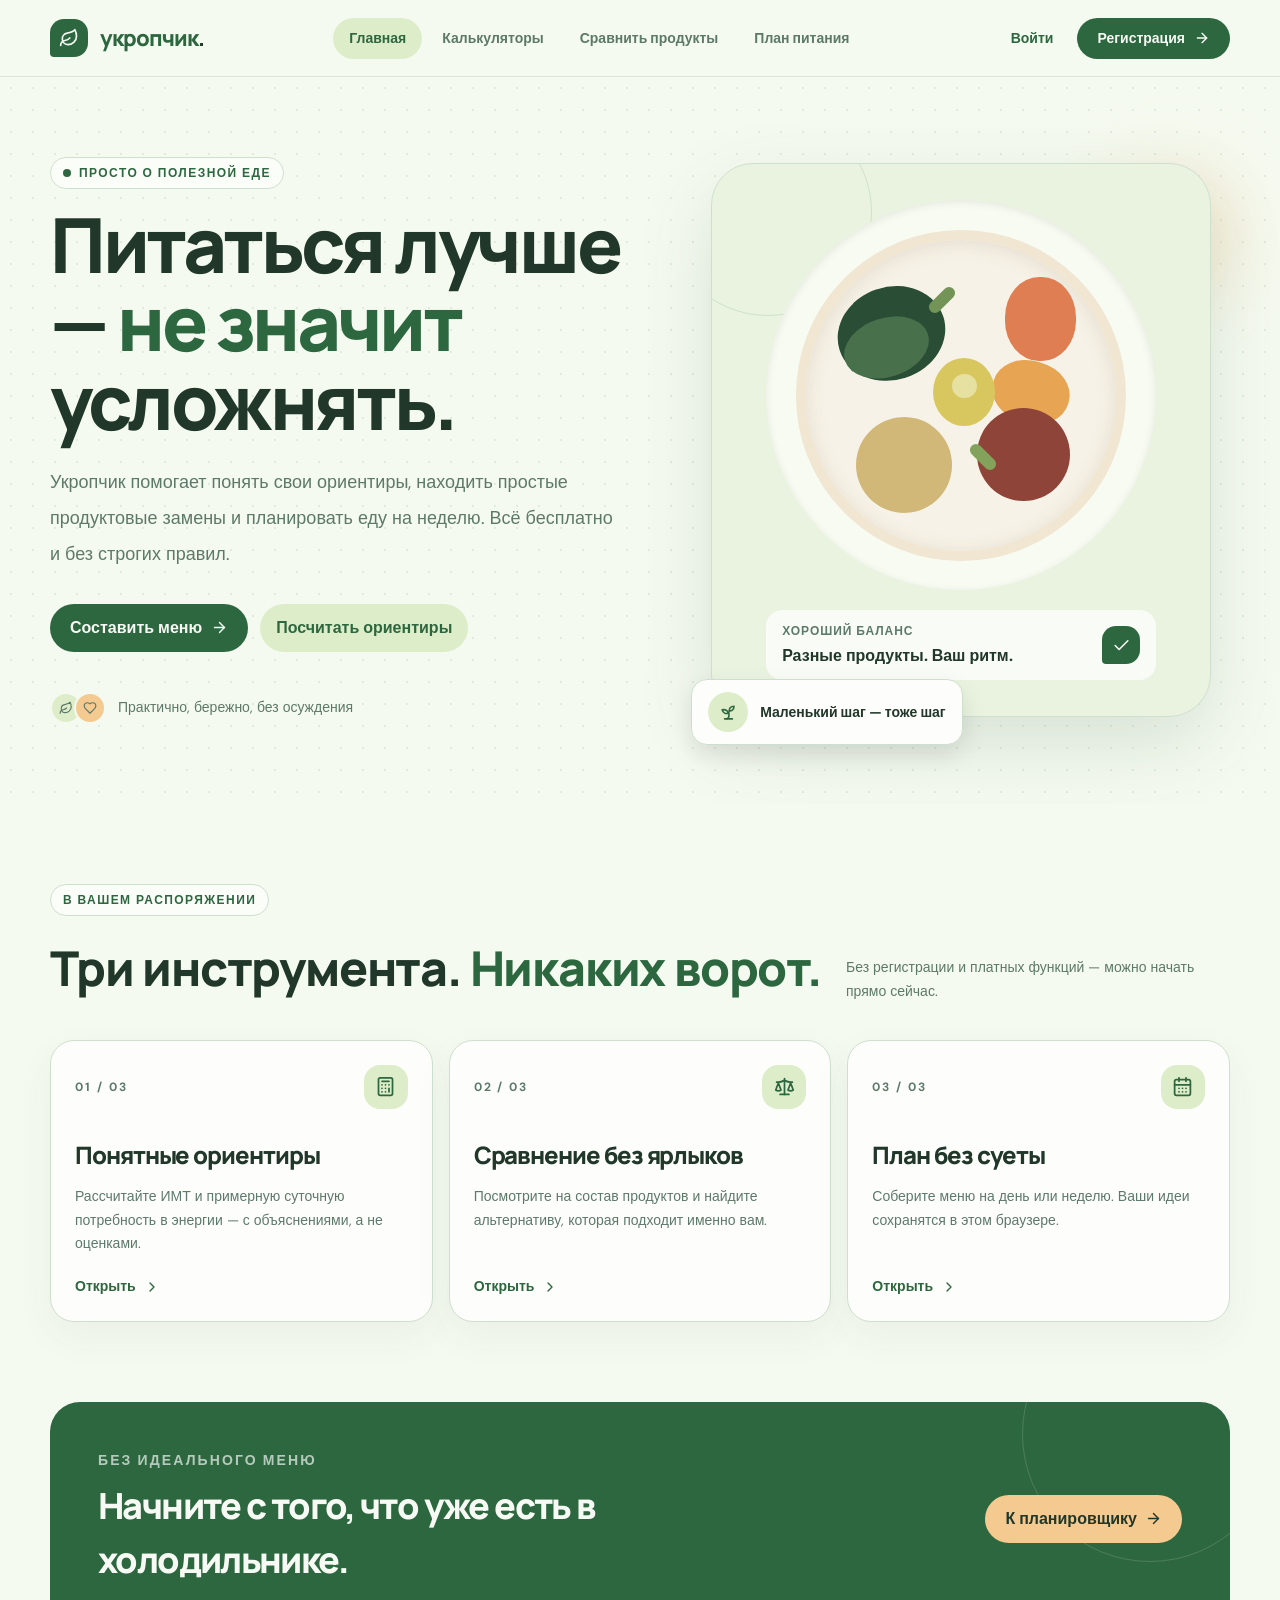
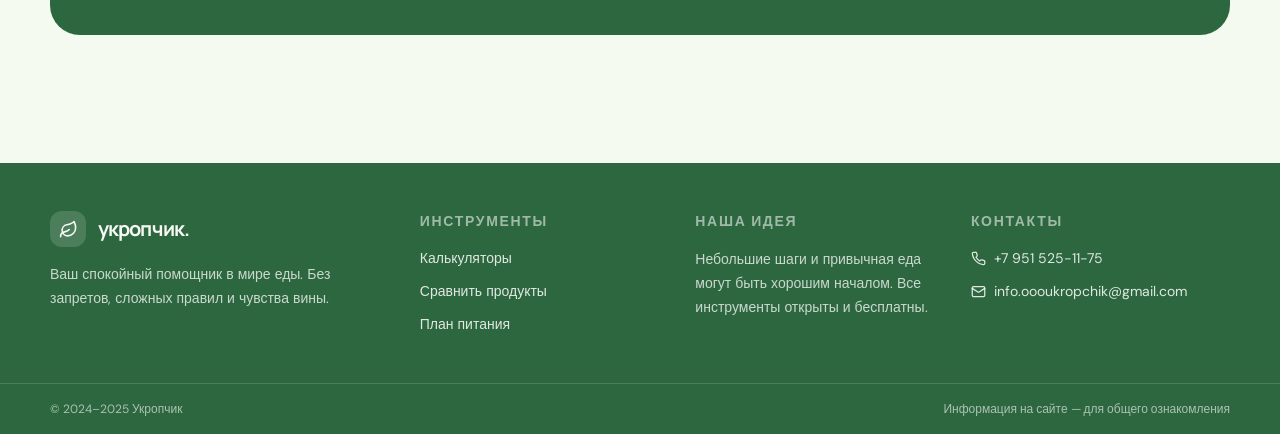
<file: index.html>
<!DOCTYPE html>
<html lang="ru">
<head>
  <meta charset="UTF-8">
  <meta name="viewport" content="width=device-width, initial-scale=1">
  <title>Укропчик — здоровое питание</title>
  <meta name="description" content="Укропчик — спокойный помощник в мире еды: калькуляторы ИМТ и калорий, сравнение продуктов и план питания.">
  <link rel="icon" type="image/svg+xml" href="favicon.svg">
  <link rel="stylesheet" href="style.css">
</head>
<body data-page="home">
  <header id="site-header"></header>
  <main>
    <section class="hero soft-grid">
      <div class="page-wrap hero-grid">
        <div class="hero-copy fade-up">
          <div class="eyebrow"><span class="dot"></span> Просто о полезной еде</div>
          <h1 class="brand-display">Питаться лучше — <span class="accent-text">не значит</span> усложнять.</h1>
          <p class="lead">Укропчик помогает понять свои ориентиры, находить простые продуктовые замены и планировать еду на неделю. Всё бесплатно и без строгих правил.</p>
          <div class="hero-actions">
            <a href="planner.html" class="btn-primary">Составить меню <i data-icon="arrow-right" data-size="17"></i></a>
            <a href="calculator.html" class="btn-soft">Посчитать ориентиры</a>
          </div>
          <div class="hero-note">
            <span class="avatars">
              <span style="background:hsl(var(--secondary))"><i data-icon="leaf" data-size="14"></i></span>
              <span style="background:hsl(var(--accent))"><i data-icon="heart" data-size="14"></i></span>
            </span>
            <span>Практично, бережно, без осуждения</span>
          </div>
        </div>
        <div class="hero-art fade-up">
          <div class="hero-glow"></div>
          <div class="hero-card">
            <div class="ring"></div>
            <div class="plate-outer"><div class="plate-inner">
            <div class="bit" style="left:10%;top:15%;height:30%;width:35%;transform:rotate(-18deg);border-radius:50%;background:#294e35"></div>
            <div class="bit" style="left:12%;top:25%;height:19%;width:28%;transform:rotate(-18deg);border-radius:50%;background:#48704b"></div>
            <div class="bit" style="right:13%;top:12%;height:27%;width:23%;border-radius:48%;background:#df7e52"></div>
            <div class="bit" style="right:15%;top:39%;height:20%;width:25%;transform:rotate(16deg);border-radius:48%;background:#e7a554"></div>
            <div class="bit" style="bottom:12%;left:16%;height:31%;width:31%;transform:rotate(15deg);border-radius:50%;background:#d1b878"></div>
            <div class="bit" style="bottom:16%;right:15%;height:30%;width:30%;border-radius:50%;background:#8e4438"></div>
            <div class="bit" style="left:41%;top:38%;height:22%;width:20%;border-radius:50%;background:#d8c75e"></div>
            <div class="bit" style="left:47%;top:43%;height:8%;width:8%;border-radius:50%;background:#e6e0a1"></div>
            <div class="bit" style="left:42%;top:14%;height:32px;width:12px;transform:rotate(45deg);border-radius:999px;background:#739456"></div>
            <div class="bit" style="bottom:25%;right:41%;height:32px;width:12px;transform:rotate(-45deg);border-radius:999px;background:#83a35d"></div>
            </div></div>
            <div class="hero-caption">
              <div><p class="kicker">Хороший баланс</p><p>Разные продукты. Ваш ритм.</p></div>
              <span class="leaf-mark"><i data-icon="check" data-size="19"></i></span>
            </div>
          </div>
          <div class="hero-badge"><span class="round"><i data-icon="sprout" data-size="19"></i></span><span>Маленький шаг — тоже шаг</span></div>
        </div>
      </div>
    </section>

    <section class="page-wrap section">
      <div class="section-head">
        <div>
          <div class="eyebrow">В вашем распоряжении</div>
          <h2 class="brand-display">Три инструмента. <span class="accent-text">Никаких ворот.</span></h2>
        </div>
        <p>Без регистрации и платных функций — можно начать прямо сейчас.</p>
      </div>
      <div class="tools-grid">
        <a href="calculator.html" class="surface tool-card hover-lift">
          <div class="tool-card-top"><span class="num">01 / 03</span><span class="icon-box md"><i data-icon="calculator" data-size="21"></i></span></div>
          <h3 class="brand-display">Понятные ориентиры</h3>
          <p>Рассчитайте ИМТ и примерную суточную потребность в энергии — с объяснениями, а не оценками.</p>
          <span class="open">Открыть <i data-icon="chevron-right"></i></span>
        </a>
        <a href="compare.html" class="surface tool-card hover-lift">
          <div class="tool-card-top"><span class="num">02 / 03</span><span class="icon-box md"><i data-icon="scale" data-size="21"></i></span></div>
          <h3 class="brand-display">Сравнение без ярлыков</h3>
          <p>Посмотрите на состав продуктов и найдите альтернативу, которая подходит именно вам.</p>
          <span class="open">Открыть <i data-icon="chevron-right"></i></span>
        </a>
        <a href="planner.html" class="surface tool-card hover-lift">
          <div class="tool-card-top"><span class="num">03 / 03</span><span class="icon-box md"><i data-icon="calendar-days" data-size="21"></i></span></div>
          <h3 class="brand-display">План без суеты</h3>
          <p>Соберите меню на день или неделю. Ваши идеи сохранятся в этом браузере.</p>
          <span class="open">Открыть <i data-icon="chevron-right"></i></span>
        </a>
      </div>
    </section>

    <section class="page-wrap" style="padding-bottom:32px">
      <div class="banner">
        <div class="ring"></div>
        <div>
          <p class="small">Без идеального меню</p>
          <h2 class="brand-display">Начните с того, что уже есть в холодильнике.</h2>
        </div>
        <a href="planner.html" class="banner-btn">К планировщику <i data-icon="arrow-right" data-size="17"></i></a>
      </div>
    </section>
  </main>
  <footer id="site-footer"></footer>

  <script src="script.js"></script>
</body>
</html>
</file>
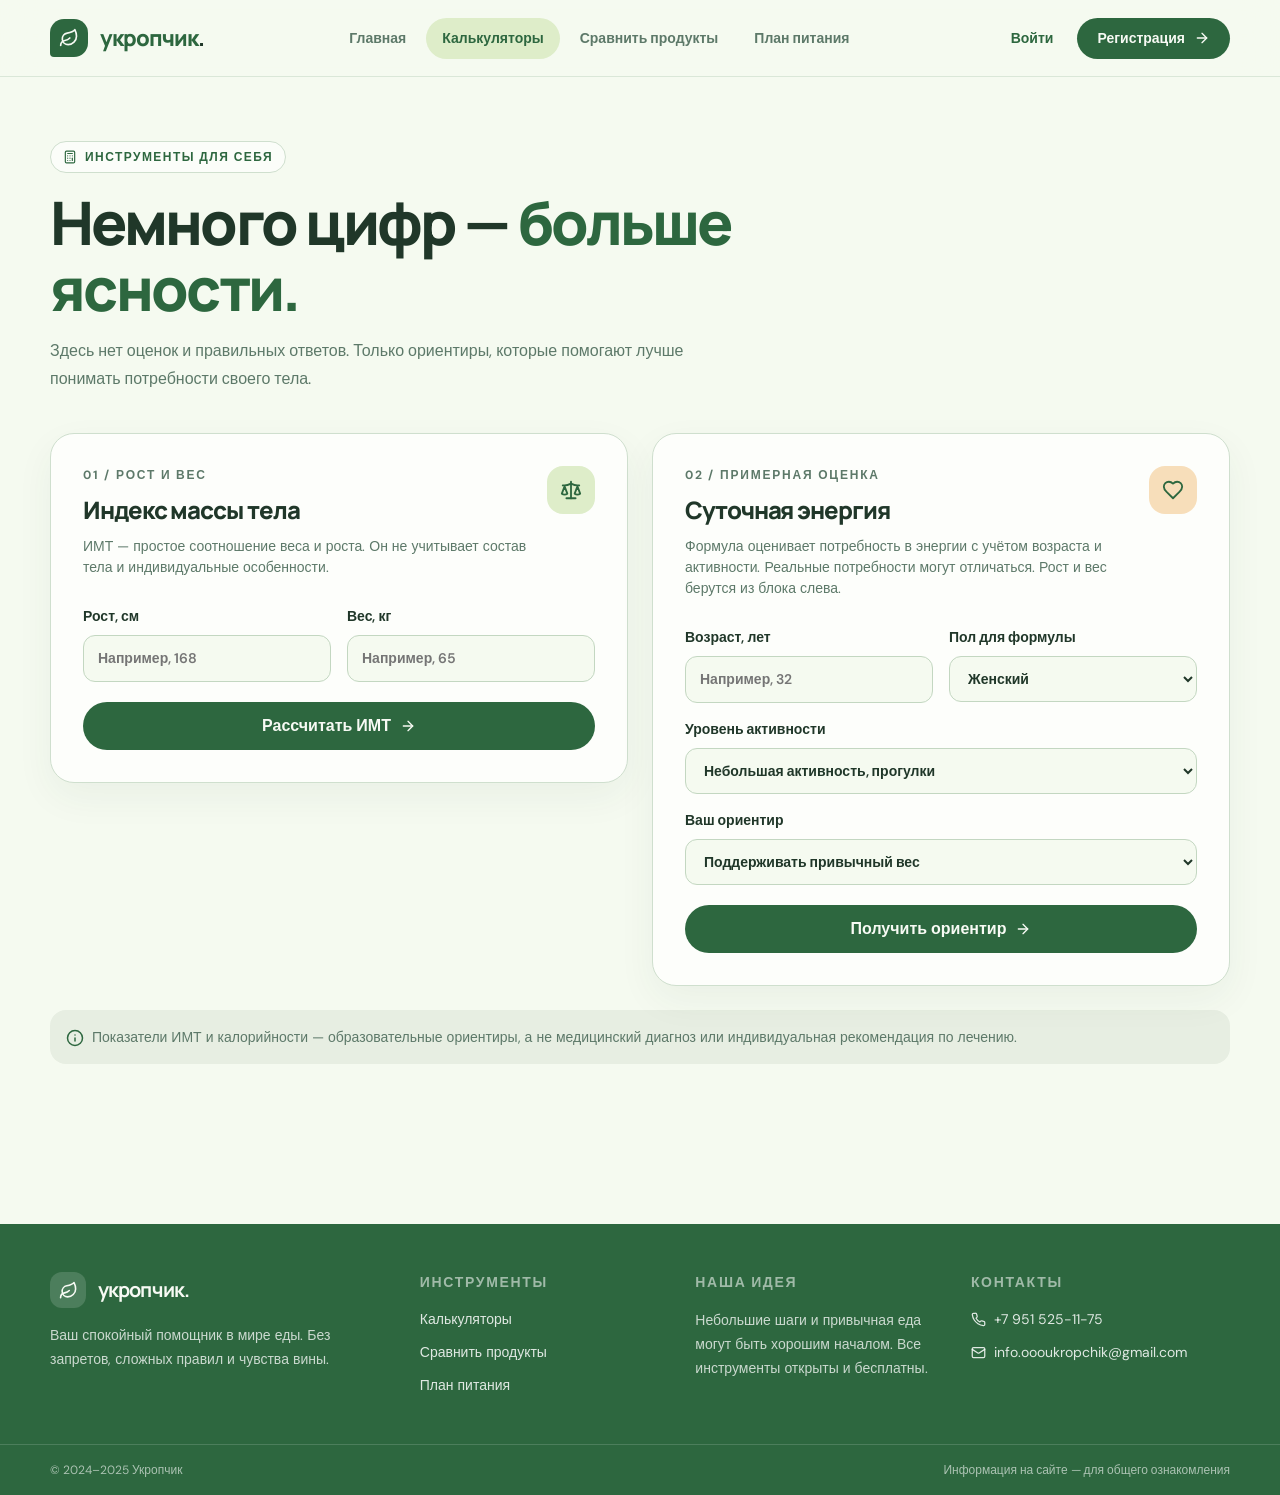
<file: calculator.html>
<!DOCTYPE html>
<html lang="ru">
<head>
  <meta charset="UTF-8">
  <meta name="viewport" content="width=device-width, initial-scale=1">
  <title>Калькуляторы — Укропчик</title>
  <meta name="description" content="Укропчик — спокойный помощник в мире еды: калькуляторы ИМТ и калорий, сравнение продуктов и план питания.">
  <link rel="icon" type="image/svg+xml" href="favicon.svg">
  <link rel="stylesheet" href="style.css">
</head>
<body data-page="calculator">
  <header id="site-header"></header>
  <main>
    <div class="page-wrap page">
      <div class="page-head">
        <div class="eyebrow"><i data-icon="calculator" data-size="14"></i> Инструменты для себя</div>
        <h1 class="brand-display">Немного цифр — <span class="accent-text">больше ясности.</span></h1>
        <p class="lead">Здесь нет оценок и правильных ответов. Только ориентиры, которые помогают лучше понимать потребности своего тела.</p>
      </div>
      <div class="two-col">
        <section class="surface card-pad">
          <div class="card-head">
            <div>
              <p class="kicker">01 / Рост и вес</p>
              <h2 class="brand-display">Индекс массы тела</h2>
              <p class="hint">ИМТ — простое соотношение веса и роста. Он не учитывает состав тела и индивидуальные особенности.</p>
            </div>
            <span class="icon-box lg"><i data-icon="scale" data-size="22"></i></span>
          </div>
          <form id="form-bmi" class="form-grid">
            <label class="lbl">Рост, см<input class="field" id="height" type="number" min="100" max="230" placeholder="Например, 168" required></label>
            <label class="lbl">Вес, кг<input class="field" id="weight" type="number" min="25" max="350" step="0.1" placeholder="Например, 65" required></label>
            <button class="btn-primary span-2" type="submit">Рассчитать ИМТ <i data-icon="arrow-right"></i></button>
          </form>
          <p class="error-text" id="bmi-error" role="alert" hidden></p>
          <div class="result" id="bmi-result" hidden>
            <div class="result-row">
              <div><p class="label">Ваш расчётный ИМТ</p><strong class="big brand-display" id="bmi-value"></strong></div>
              <span class="tag" id="bmi-category"></span>
            </div>
            <p class="note">Это не диагноз и не оценка здоровья. Один показатель не описывает человека целиком.</p>
          </div>
        </section>

        <section class="surface card-pad">
          <div class="card-head">
            <div>
              <p class="kicker">02 / Примерная оценка</p>
              <h2 class="brand-display">Суточная энергия</h2>
              <p class="hint">Формула оценивает потребность в энергии с учётом возраста и активности. Реальные потребности могут отличаться. Рост и вес берутся из блока слева.</p>
            </div>
            <span class="icon-box lg accent"><i data-icon="heart" data-size="22"></i></span>
          </div>
          <form id="form-energy" class="form-grid">
            <label class="lbl">Возраст, лет<input class="field" id="age" type="number" min="18" max="100" placeholder="Например, 32" required></label>
            <label class="lbl">Пол для формулы
              <select class="field" id="sex"><option value="female">Женский</option><option value="male">Мужской</option></select>
            </label>
            <label class="lbl span-2">Уровень активности
              <select class="field" id="activity">
                <option value="1.2">В основном сижу, мало движения</option>
                <option value="1.375" selected>Небольшая активность, прогулки</option>
                <option value="1.55">Регулярные тренировки 3–5 раз в неделю</option>
                <option value="1.725">Активный образ жизни, частые тренировки</option>
              </select>
            </label>
            <label class="lbl span-2">Ваш ориентир
              <select class="field" id="goal">
                <option value="maintain">Поддерживать привычный вес</option>
                <option value="gentle-loss">Мягко снизить вес (примерно −10%)</option>
                <option value="gain">Постепенно увеличить вес (примерно +8%)</option>
              </select>
            </label>
            <button class="btn-primary span-2" type="submit">Получить ориентир <i data-icon="arrow-right"></i></button>
          </form>
          <p class="error-text" id="energy-error" role="alert" hidden></p>
          <div class="result" id="energy-result" hidden>
            <p class="label">Расчётный ориентир на день</p>
            <div style="display:flex;align-items:baseline;gap:8px;margin-top:4px"><strong class="big s brand-display" id="energy-value"></strong><span style="font-weight:600">ккал</span></div>
            <p class="note">Оценка приблизительная. Необязательно считать калории, чтобы питаться сбалансированно.</p>
          </div>
        </section>
      </div>
      <p class="disclaimer"><i data-icon="info" data-size="18"></i><span>Показатели ИМТ и калорийности — образовательные ориентиры, а не медицинский диагноз или индивидуальная рекомендация по лечению.</span></p>
    </div>
  </main>
  <footer id="site-footer"></footer>

  <script src="script.js"></script>
</body>
</html>
</file>
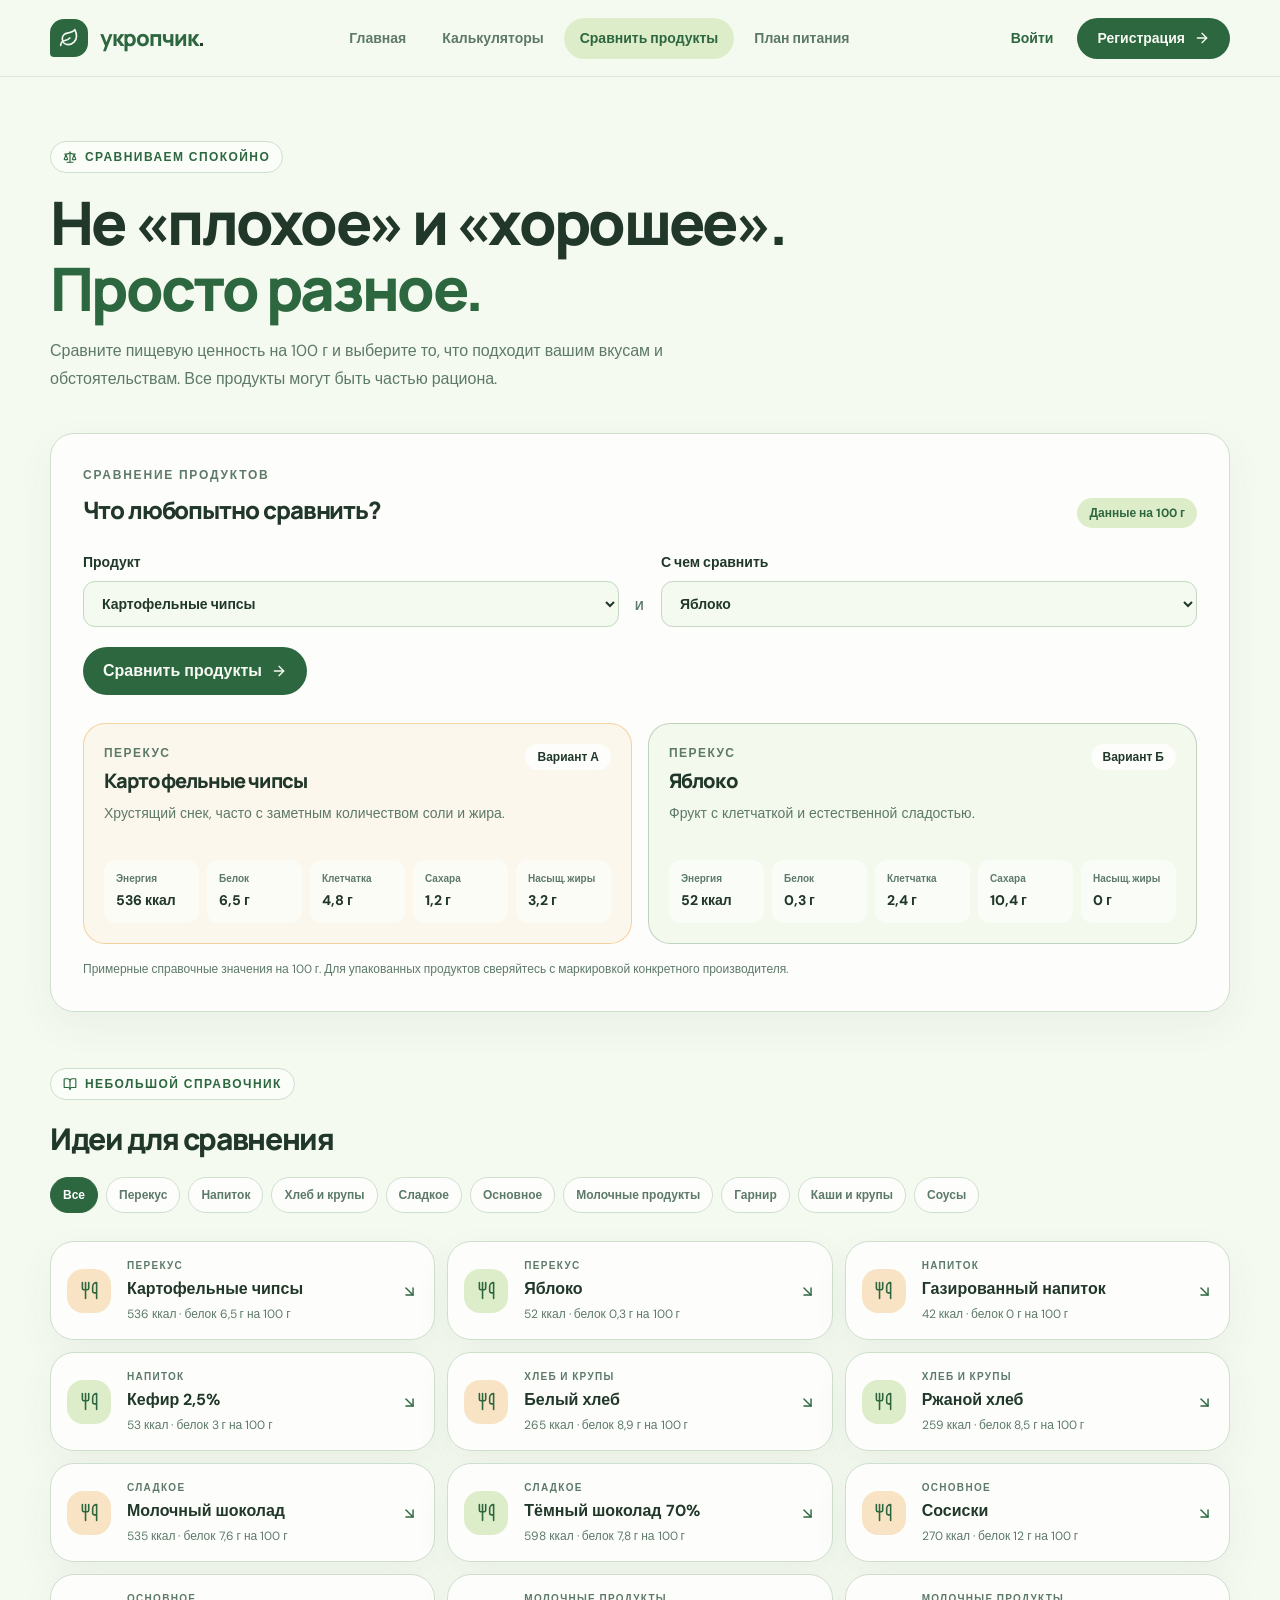
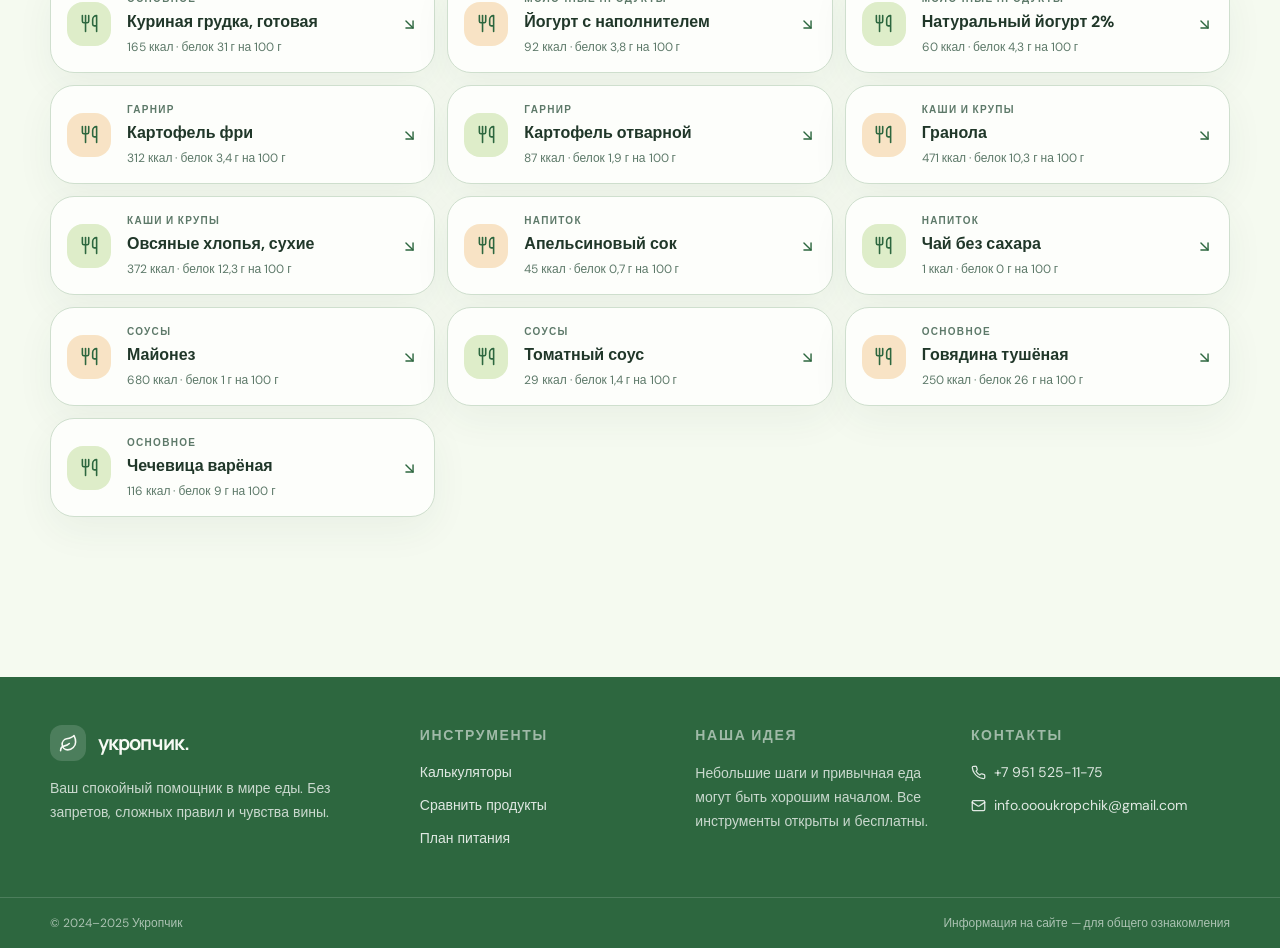
<file: compare.html>
<!DOCTYPE html>
<html lang="ru">
<head>
  <meta charset="UTF-8">
  <meta name="viewport" content="width=device-width, initial-scale=1">
  <title>Сравнить продукты — Укропчик</title>
  <meta name="description" content="Укропчик — спокойный помощник в мире еды: калькуляторы ИМТ и калорий, сравнение продуктов и план питания.">
  <link rel="icon" type="image/svg+xml" href="favicon.svg">
  <link rel="stylesheet" href="style.css">
</head>
<body data-page="compare">
  <header id="site-header"></header>
  <main>
    <div class="page-wrap page">
      <div class="page-head">
        <div class="eyebrow"><i data-icon="scale" data-size="14"></i> Сравниваем спокойно</div>
        <h1 class="brand-display">Не «плохое» и «хорошее». <span class="accent-text">Просто разное.</span></h1>
        <p class="lead">Сравните пищевую ценность на 100 г и выберите то, что подходит вашим вкусам и обстоятельствам. Все продукты могут быть частью рациона.</p>
      </div>
      <section class="surface compare-box">
        <div class="compare-top">
          <div><p class="kicker">Сравнение продуктов</p><h2 class="brand-display">Что любопытно сравнить?</h2></div>
          <span class="chip">Данные на 100 г</span>
        </div>
        <div class="compare-selects">
          <label class="lbl">Продукт<select class="field" id="select-first"></select></label>
          <span class="compare-and">и</span>
          <label class="lbl">С чем сравнить<select class="field" id="select-second"></select></label>
        </div>
        <button class="btn-primary compare-btn" type="button" id="btn-compare">Сравнить продукты <i data-icon="arrow-right"></i></button>
        <div class="compare-results" id="compare-results"></div>
        <p class="small-print">Примерные справочные значения на 100 г. Для упакованных продуктов сверяйтесь с маркировкой конкретного производителя.</p>
      </section>
      <section class="catalog">
        <div class="catalog-head">
          <div><div class="eyebrow"><i data-icon="book-open" data-size="14"></i> Небольшой справочник</div><h2 class="brand-display">Идеи для сравнения</h2></div>
          <div class="filters" id="filters"></div>
        </div>
        <div class="catalog-grid" id="catalog-grid"></div>
      </section>
    </div>
  </main>
  <footer id="site-footer"></footer>

  <script src="script.js"></script>
</body>
</html>
</file>
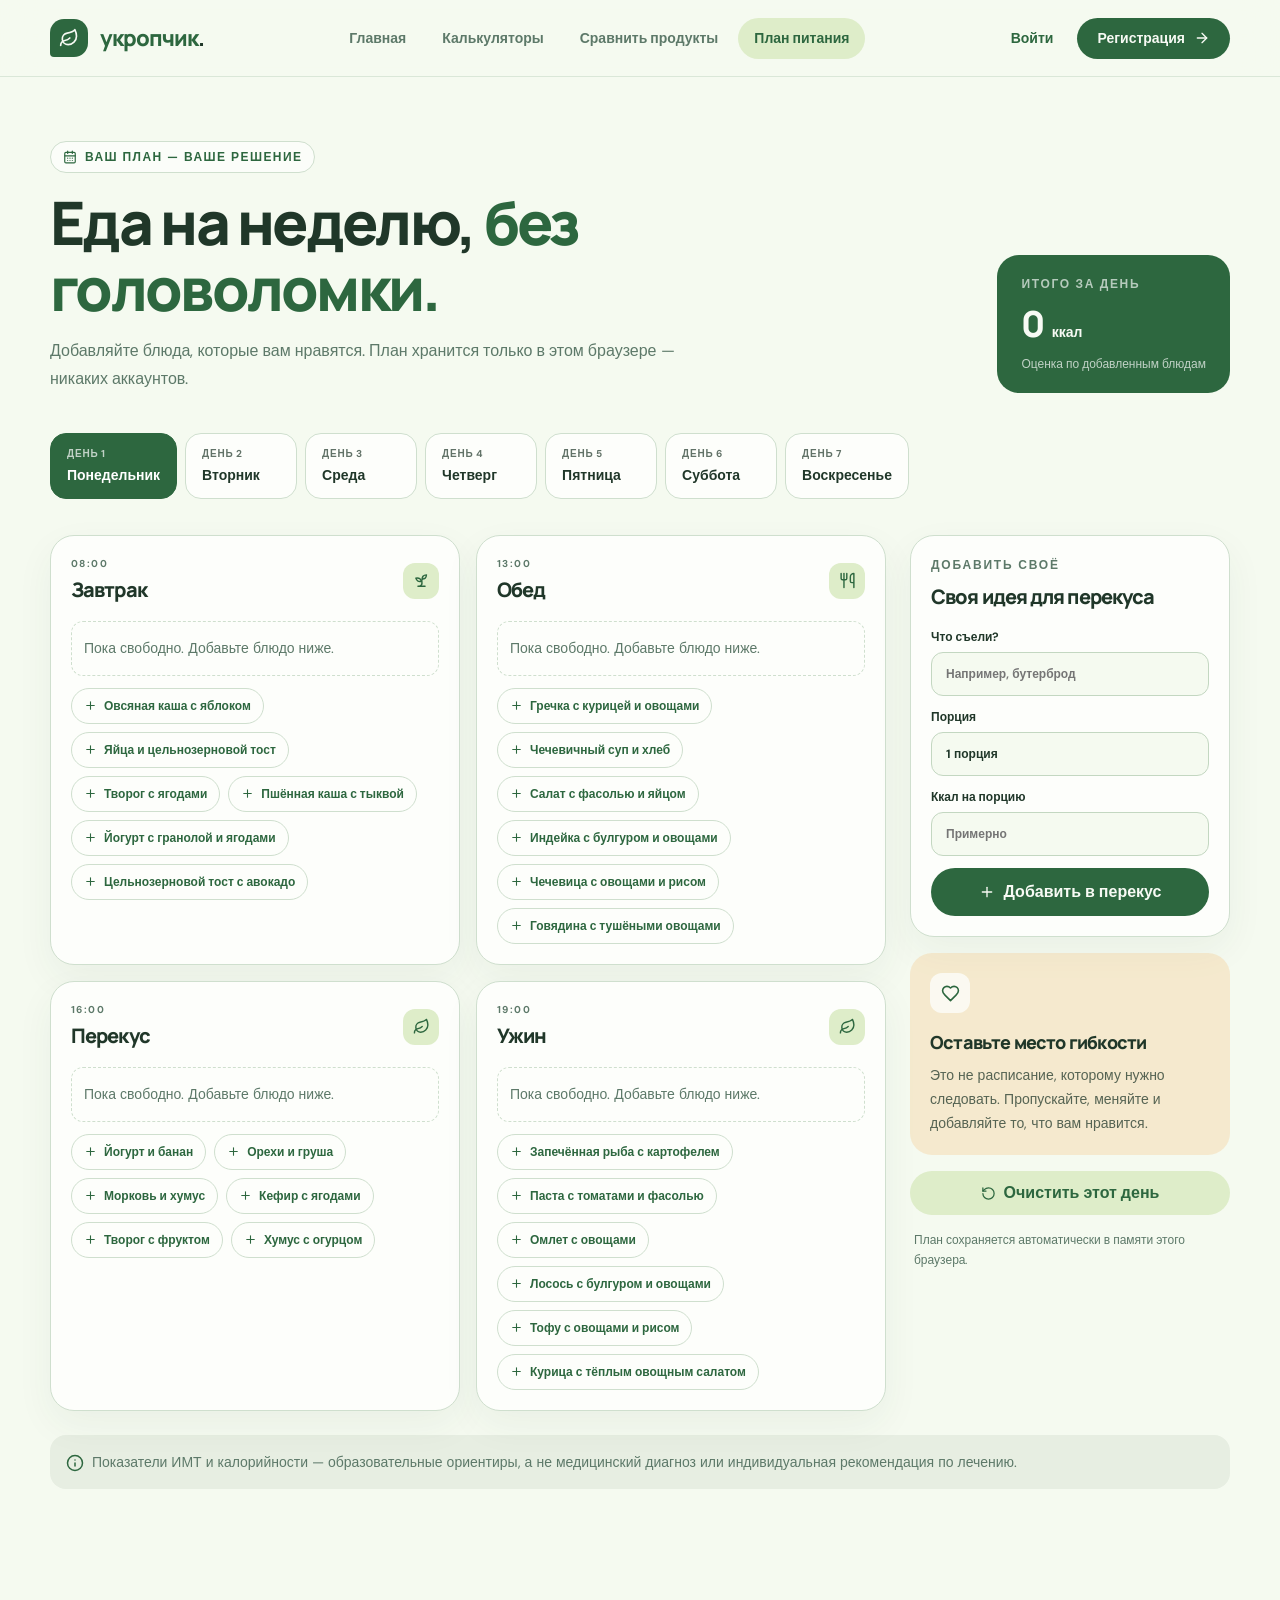
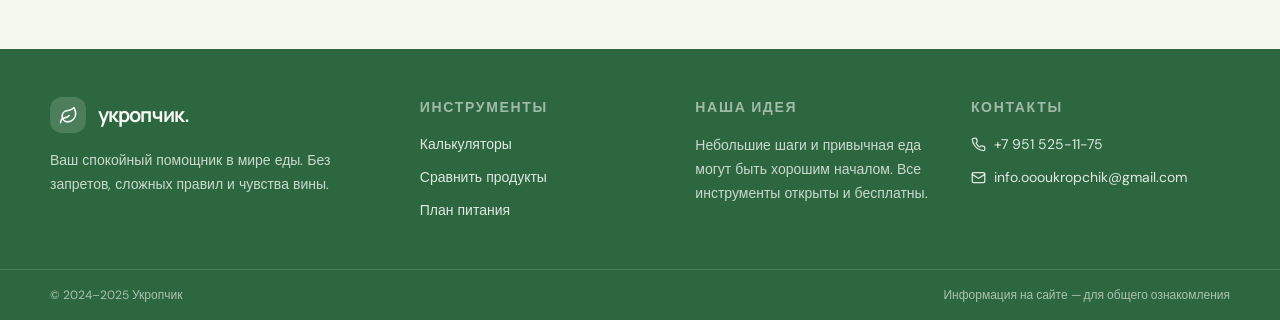
<file: planner.html>
<!DOCTYPE html>
<html lang="ru">
<head>
  <meta charset="UTF-8">
  <meta name="viewport" content="width=device-width, initial-scale=1">
  <title>План питания — Укропчик</title>
  <meta name="description" content="Укропчик — спокойный помощник в мире еды: калькуляторы ИМТ и калорий, сравнение продуктов и план питания.">
  <link rel="icon" type="image/svg+xml" href="favicon.svg">
  <link rel="stylesheet" href="style.css">
</head>
<body data-page="planner">
  <header id="site-header"></header>
  <main>
    <div class="page-wrap page">
      <div class="planner-head">
        <div class="page-head">
          <div class="eyebrow"><i data-icon="calendar-days" data-size="14"></i> Ваш план — ваше решение</div>
          <h1 class="brand-display">Еда на неделю, <span class="accent-text">без головоломки.</span></h1>
          <p class="lead">Добавляйте блюда, которые вам нравятся. План хранится только в этом браузере — никаких аккаунтов.</p>
        </div>
        <div class="total-box">
          <p class="t1">Итого за день</p>
          <div class="t2"><strong class="brand-display" id="daily-kcal">0</strong><span>ккал</span></div>
          <p class="t3">Оценка по добавленным блюдам</p>
        </div>
      </div>
      <div class="days" id="days" role="tablist" aria-label="Выбрать день"></div>
      <div class="planner-layout">
        <div class="meals" id="meals"></div>
        <aside class="aside">
          <section class="surface">
            <p class="kicker">Добавить своё</p>
            <h2 class="brand-display">Своя идея для перекуса</h2>
            <form id="form-custom">
              <label>Что съели?<input class="field" id="custom-food" placeholder="Например, бутерброд" maxlength="80" required></label>
              <label>Порция<input class="field" id="custom-portion" value="1 порция" placeholder="1 порция" maxlength="40"></label>
              <label>Ккал на порцию<input class="field" id="custom-kcal" type="number" min="1" max="5000" placeholder="Примерно" required></label>
              <button class="btn-primary btn-block" type="submit"><i data-icon="plus"></i> Добавить в перекус</button>
            </form>
          </section>
          <section class="flex-note">
            <div class="icon-box"><i data-icon="heart" data-size="19"></i></div>
            <h3 class="brand-display">Оставьте место гибкости</h3>
            <p>Это не расписание, которому нужно следовать. Пропускайте, меняйте и добавляйте то, что вам нравится.</p>
          </section>
          <button type="button" class="btn-soft btn-block" id="btn-clear-day"><i data-icon="rotate-ccw" data-size="15"></i> Очистить этот день</button>
          <p class="store-note">План сохраняется автоматически в памяти этого браузера.</p>
        </aside>
      </div>
      <p class="disclaimer"><i data-icon="info" data-size="18"></i><span>Показатели ИМТ и калорийности — образовательные ориентиры, а не медицинский диагноз или индивидуальная рекомендация по лечению.</span></p>
    </div>
  </main>
  <footer id="site-footer"></footer>

  <script src="script.js"></script>
</body>
</html>
</file>
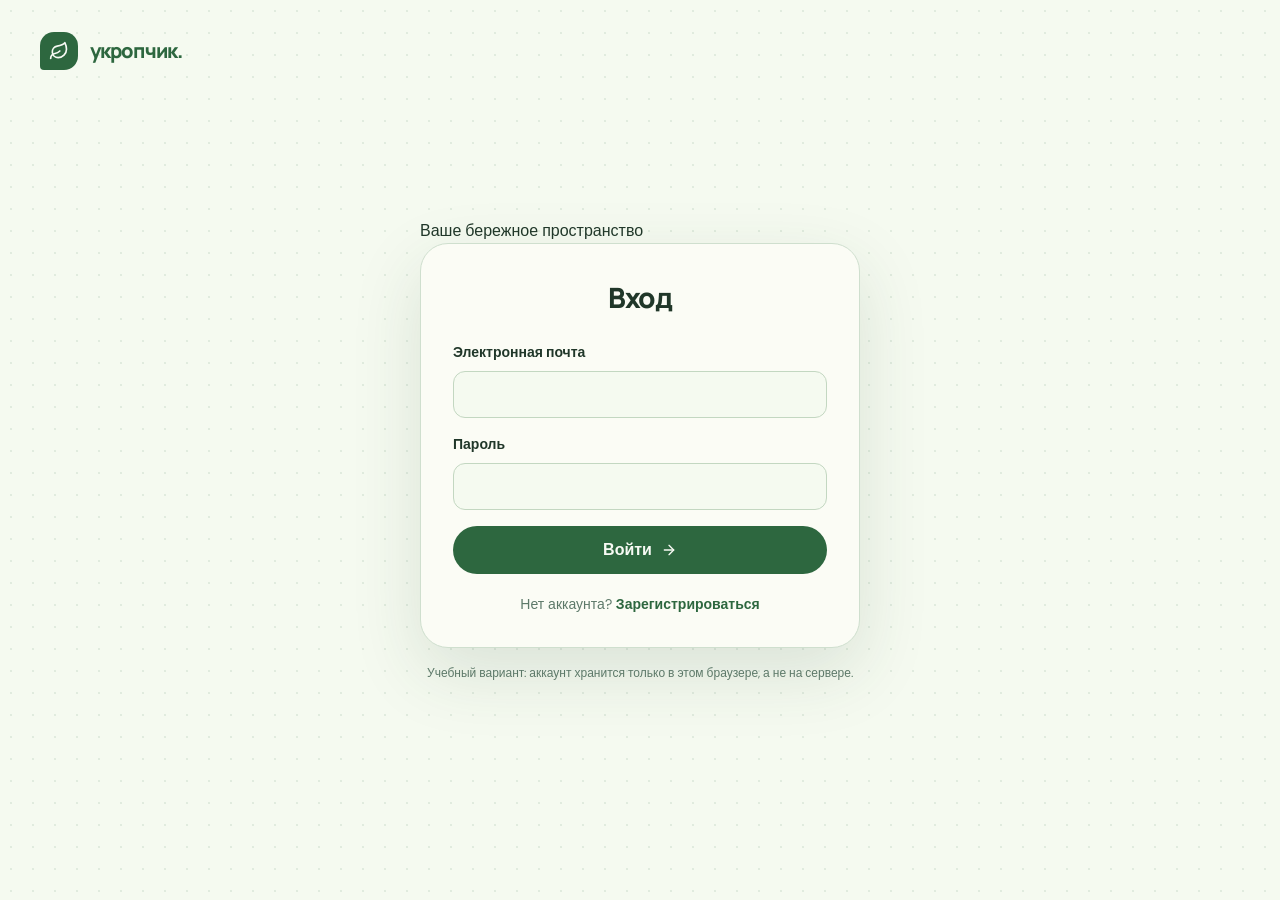
<file: profile.html>
<!DOCTYPE html>
<html lang="ru">
<head>
  <meta charset="UTF-8">
  <meta name="viewport" content="width=device-width, initial-scale=1">
  <title>Профиль — Укропчик</title>
  <meta name="description" content="Укропчик — спокойный помощник в мире еды: калькуляторы ИМТ и калорий, сравнение продуктов и план питания.">
  <link rel="icon" type="image/svg+xml" href="favicon.svg">
  <link rel="stylesheet" href="style.css">
</head>
<body data-page="profile">
  <header id="site-header"></header>
  <main>
    <div class="page-wrap page">
      <div class="page-head">
        <div class="eyebrow"><i data-icon="circle-user-round" data-size="14"></i> Ваше пространство</div>
        <h1 class="brand-display">Профиль <span class="accent-text">Укропчика.</span></h1>
        <p class="lead">Здесь можно изменить имя, которое связано с вашим аккаунтом. Все инструменты по-прежнему доступны бесплатно.</p>
      </div>
      <div class="profile-grid">
        <section class="surface card-pad identity">
          <div class="deco"></div>
          <div class="identity-top">
            <div class="avatar" id="profile-initials">У</div>
            <div><p class="kicker">Аккаунт</p><h2 class="brand-display" id="profile-name">Ваш профиль</h2></div>
          </div>
          <div class="email-block"><p class="kicker">Электронная почта</p><p id="profile-email"></p></div>
          <p class="privacy">Профиль и план питания хранятся только в памяти этого браузера (localStorage) — на сервер ничего не отправляется.</p>
        </section>
        <section class="surface card-pad profile-edit">
          <p class="kicker">Личные данные</p>
          <h2 class="brand-display">Как к вам обращаться?</h2>
          <p class="hint" style="margin-top:8px">Имя будет сохранено в вашем профиле.</p>
          <form id="form-profile">
            <label class="lbl" for="profile-display-name">Отображаемое имя<input id="profile-display-name" class="field" maxlength="80" autocomplete="name" placeholder="Например, Мария Иванова" required></label>
            <p class="ok-text" id="profile-saved" role="status" hidden style="margin:0">Имя сохранено.</p>
            <button class="btn-primary" type="submit" id="btn-save-profile"><i data-icon="save"></i> Сохранить имя</button>
          </form>
        </section>
      </div>
      <div class="profile-banner">
        <div><p class="t1">Все инструменты открыты</p><p class="t2 brand-display">Никаких подписок и скрытых функций.</p></div>
        <a href="planner.html" class="banner-btn">К плану питания <i data-icon="arrow-right"></i></a>
      </div>
    </div>
  </main>
  <footer id="site-footer"></footer>

  <script src="script.js"></script>
</body>
</html>
</file>
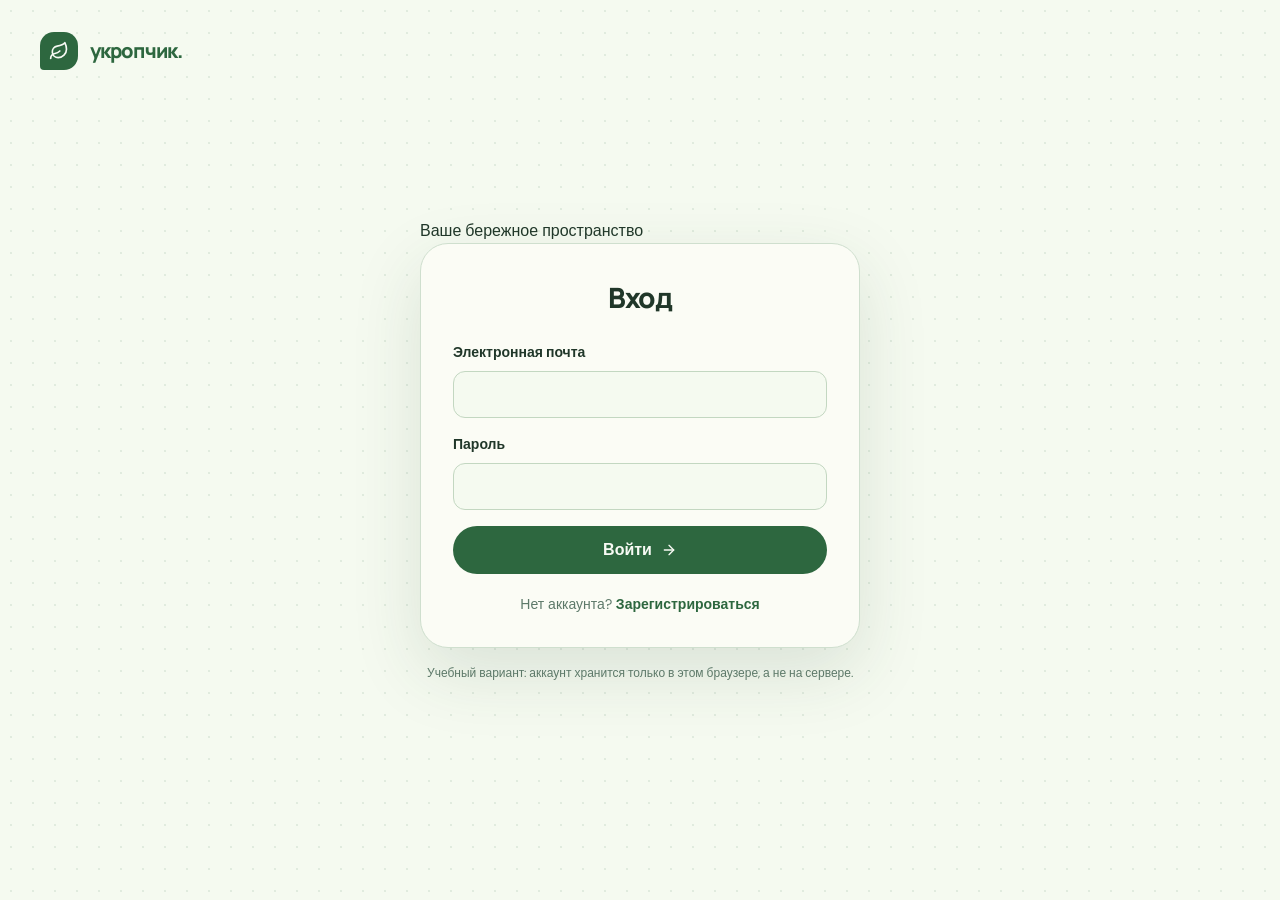
<file: sign-in.html>
<!DOCTYPE html>
<html lang="ru">
<head>
  <meta charset="UTF-8">
  <meta name="viewport" content="width=device-width, initial-scale=1">
  <title>Вход — Укропчик</title>
  <meta name="description" content="Укропчик — спокойный помощник в мире еды: калькуляторы ИМТ и калорий, сравнение продуктов и план питания.">
  <link rel="icon" type="image/svg+xml" href="favicon.svg">
  <link rel="stylesheet" href="style.css">
</head>
<body data-page="sign-in">
  <div class="auth-page soft-grid">
    <a class="auth-home" href="index.html"><span class="leaf-mark"><i data-icon="leaf" data-size="20"></i></span><span class="brand-display t">укропчик.</span></a>
    <div style="width:100%;max-width:440px">
      <p class="sub">Ваше бережное пространство</p>
      <div class="auth-card">
        <h1 class="brand-display">Вход</h1>
        <form id="form-signin">
          <label class="lbl">Электронная почта<input class="field" id="si-email" type="email" autocomplete="email" required></label>
          <label class="lbl">Пароль<input class="field" id="si-password" type="password" autocomplete="current-password" required></label>
          <p class="error-text" id="auth-error" role="alert" hidden style="margin:0"></p>
          <button class="btn-primary" type="submit">Войти <i data-icon="arrow-right"></i></button>
        </form>
        <p class="switch">Нет аккаунта? <a href="sign-up.html">Зарегистрироваться</a></p>
      </div>
      <p class="auth-demo">Учебный вариант: аккаунт хранится только в этом браузере, а не на сервере.</p>
    </div>
  </div>

  <script src="script.js"></script>
</body>
</html>
</file>
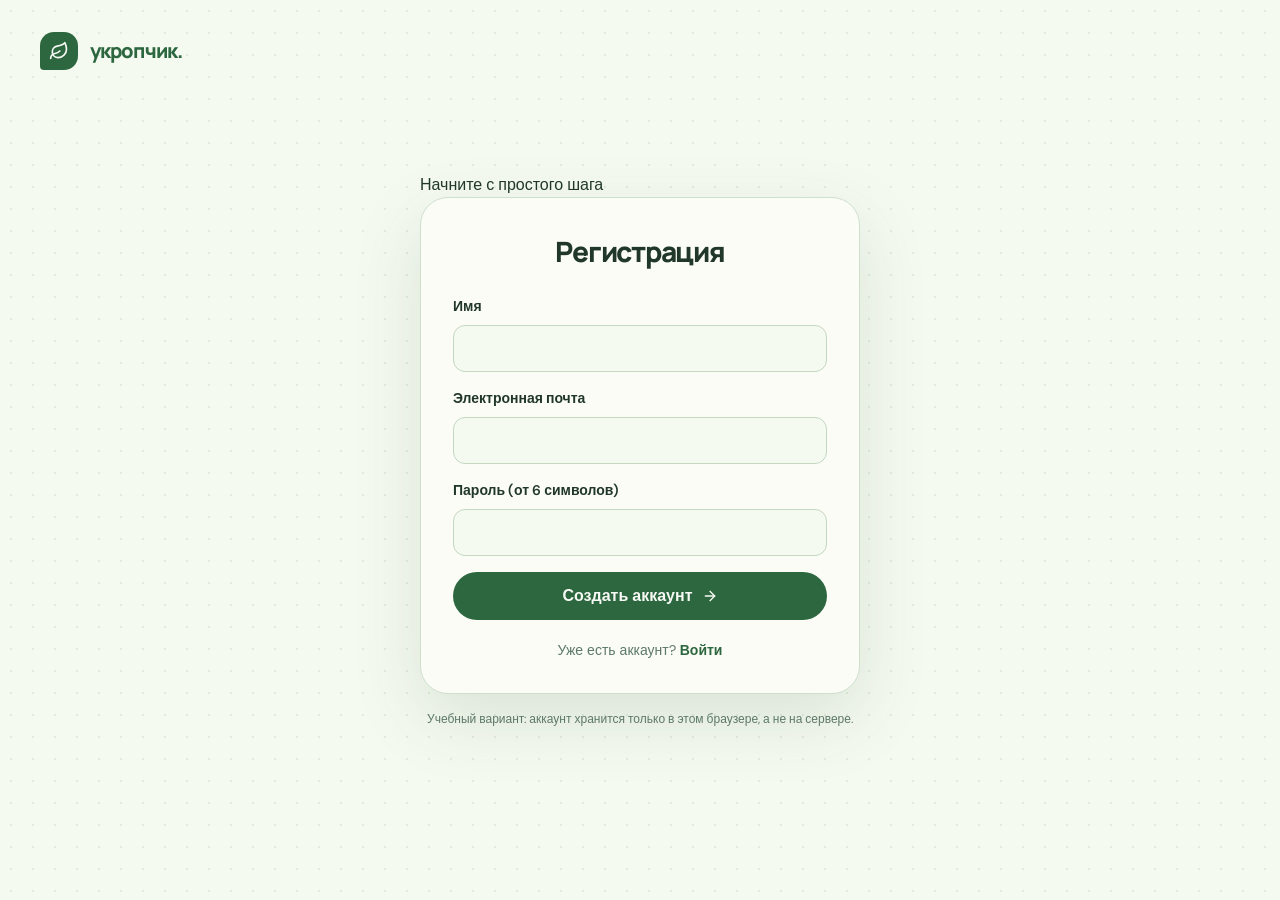
<file: sign-up.html>
<!DOCTYPE html>
<html lang="ru">
<head>
  <meta charset="UTF-8">
  <meta name="viewport" content="width=device-width, initial-scale=1">
  <title>Регистрация — Укропчик</title>
  <meta name="description" content="Укропчик — спокойный помощник в мире еды: калькуляторы ИМТ и калорий, сравнение продуктов и план питания.">
  <link rel="icon" type="image/svg+xml" href="favicon.svg">
  <link rel="stylesheet" href="style.css">
</head>
<body data-page="sign-up">
  <div class="auth-page soft-grid">
    <a class="auth-home" href="index.html"><span class="leaf-mark"><i data-icon="leaf" data-size="20"></i></span><span class="brand-display t">укропчик.</span></a>
    <div style="width:100%;max-width:440px">
      <p class="sub">Начните с простого шага</p>
      <div class="auth-card">
        <h1 class="brand-display">Регистрация</h1>
        <form id="form-signup">
          <label class="lbl">Имя<input class="field" id="su-name" autocomplete="name" maxlength="80" required></label>
          <label class="lbl">Электронная почта<input class="field" id="su-email" type="email" autocomplete="email" required></label>
          <label class="lbl">Пароль (от 6 символов)<input class="field" id="su-password" type="password" autocomplete="new-password" minlength="6" required></label>
          <p class="error-text" id="auth-error" role="alert" hidden style="margin:0"></p>
          <button class="btn-primary" type="submit">Создать аккаунт <i data-icon="arrow-right"></i></button>
        </form>
        <p class="switch">Уже есть аккаунт? <a href="sign-in.html">Войти</a></p>
      </div>
      <p class="auth-demo">Учебный вариант: аккаунт хранится только в этом браузере, а не на сервере.</p>
    </div>
  </div>

  <script src="script.js"></script>
</body>
</html>
</file>
<file: style.css>
/* ===== Укропчик — стили (чистый CSS, без Tailwind) ===== */
@import url('https://fonts.googleapis.com/css2?family=DM+Sans:wght@400;500;600;700&family=Manrope:wght@400;500;600;700;800&display=swap');

:root {
  --background: 91 48% 96%; --foreground: 145 27% 17%; --border: 115 21% 84%;
  --card: 85 50% 99%;
  --primary: 139 39% 29%; --primary-foreground: 90 40% 97%;
  --secondary: 86 50% 86%;
  --muted: 94 28% 91%; --muted-foreground: 145 13% 42%;
  --accent: 35 82% 76%; --accent-foreground: 145 27% 17%;
  --destructive: 7 57% 47%; --input: 115 21% 80%;
  --font-sans: 'DM Sans', sans-serif; --font-display: 'Manrope', sans-serif;
}

*, *::before, *::after { box-sizing: border-box; border-color: hsl(var(--border)); }
html { scroll-behavior: smooth; }
body { margin: 0; min-width: 320px; font-family: var(--font-sans); line-height: 1.5; background: hsl(var(--background)); color: hsl(var(--foreground)); -webkit-font-smoothing: antialiased; }
h1, h2, h3, p { margin: 0; }
a { color: inherit; text-decoration: none; }
button, input, select { font: inherit; color: inherit; }
button { cursor: pointer; border: 0; background: none; padding: 0; }
.icon { flex-shrink: 0; vertical-align: middle; }
:focus-visible { outline: 2px solid hsl(var(--primary)); outline-offset: 2px; }

/* ---------- базовые блоки ---------- */
.brand-display { font-family: var(--font-display); letter-spacing: -.045em; }
.page-wrap { width: min(1180px, calc(100% - 48px)); margin-inline: auto; }
.soft-grid { background-image: radial-gradient(hsl(var(--primary) / .10) 1px, transparent 1px); background-size: 22px 22px; }
.muted { color: hsl(var(--muted-foreground)); }
.accent-text { color: hsl(var(--primary)); }
.leaf-mark { display: inline-flex; align-items: center; justify-content: center; width: 38px; height: 38px; border-radius: 14px 14px 14px 4px; background: hsl(var(--primary)); color: hsl(var(--primary-foreground)); }
.surface { border: 1px solid hsl(var(--border)); border-radius: 24px; background: hsl(var(--card)); box-shadow: 0 14px 38px hsl(140 30% 20% / .055); }
.field { width: 100%; margin-top: 8px; border: 1px solid hsl(var(--input)); background: hsl(var(--background)); color: hsl(var(--foreground)); border-radius: 12px; padding: 12px 14px; outline: none; transition: border-color .2s, box-shadow .2s; }
.field:focus { border-color: hsl(var(--primary)); box-shadow: 0 0 0 3px hsl(var(--primary) / .12); }
.btn-primary { display: inline-flex; justify-content: center; align-items: center; gap: 9px; border-radius: 999px; padding: 12px 20px; background: hsl(var(--primary)); color: hsl(var(--primary-foreground)); font-weight: 700; transition: transform .18s, background .18s; }
.btn-primary:hover { transform: translateY(-2px); background: hsl(139 39% 24%); }
.btn-primary:disabled { opacity: .55; cursor: not-allowed; transform: none; }
.btn-soft { display: inline-flex; align-items: center; justify-content: center; gap: 8px; border-radius: 999px; padding: 10px 16px; color: hsl(var(--primary)); background: hsl(var(--secondary)); font-weight: 700; transition: transform .18s; }
.btn-soft:hover { transform: translateY(-2px); }
.btn-block { width: 100%; }
.btn-sm { padding: 10px 20px; font-size: 14px; }
.hover-lift { transition: transform .18s; }
.hover-lift:hover { transform: translateY(-4px); }
.fade-up { animation: fade-up .55s both; }
@keyframes fade-up { from { opacity: 0; transform: translateY(12px); } to { opacity: 1; transform: none; } }
@media (prefers-reduced-motion: reduce) { .fade-up { animation: none; } html { scroll-behavior: auto; } }

.eyebrow { display: inline-flex; align-items: center; gap: 8px; margin-bottom: 16px; padding: 6px 12px; border: 1px solid hsl(var(--border)); border-radius: 999px; background: hsl(var(--card) / .78); font-size: 12px; font-weight: 700; letter-spacing: .12em; text-transform: uppercase; color: hsl(var(--primary)); }
.eyebrow .dot { width: 8px; height: 8px; border-radius: 50%; background: hsl(var(--primary)); }
.kicker { font-size: 12px; font-weight: 700; letter-spacing: .15em; text-transform: uppercase; color: hsl(var(--muted-foreground)); }
.icon-box { display: flex; align-items: center; justify-content: center; flex-shrink: 0; border-radius: 16px; color: hsl(var(--primary)); background: hsl(var(--secondary)); }
.icon-box.lg { width: 48px; height: 48px; }
.icon-box.md { width: 44px; height: 44px; }
.icon-box.sm { width: 36px; height: 36px; border-radius: 12px; }
.icon-box.accent { background: hsl(var(--accent) / .6); }

.page { padding: 48px 0; }
.page-head { max-width: 768px; margin-bottom: 40px; }
.page-head h1, .h1 { font-size: 36px; line-height: 1.1; font-weight: 800; }
.page-head p.lead { margin-top: 16px; max-width: 672px; font-size: 16px; line-height: 1.75; color: hsl(var(--muted-foreground)); }
@media (min-width: 640px) { .page { padding: 64px 0; } .page-head h1, .h1 { font-size: 60px; } }

.grid { display: grid; gap: 16px; }
.hint { font-size: 14px; line-height: 1.5; color: hsl(var(--muted-foreground)); }
.error-text { margin-top: 16px; font-size: 14px; font-weight: 600; color: hsl(var(--destructive)); }
.ok-text { font-size: 14px; font-weight: 600; color: hsl(var(--primary)); }
label.lbl { display: block; font-size: 14px; font-weight: 600; }
.sr-only { position: absolute; width: 1px; height: 1px; overflow: hidden; clip: rect(0 0 0 0); white-space: nowrap; }

.disclaimer { display: flex; gap: 8px; margin-top: 24px; padding: 16px; border-radius: 16px; background: hsl(var(--muted)); font-size: 14px; line-height: 1.6; color: hsl(var(--muted-foreground)); }
.disclaimer .icon { margin-top: 3px; color: hsl(var(--primary)); }

/* ---------- шапка ---------- */
.site-header { position: sticky; top: 0; z-index: 40; border-bottom: 1px solid hsl(var(--border) / .7); background: hsl(var(--background) / .94); backdrop-filter: blur(20px); -webkit-backdrop-filter: blur(20px); }
.header-row { display: flex; height: 76px; align-items: center; justify-content: space-between; gap: 24px; }
.brand { display: flex; align-items: center; gap: 12px; }
.brand-name { font-size: 22px; font-weight: 800; color: hsl(var(--primary)); }
.brand-name span { color: hsl(var(--accent-foreground)); }
.main-nav { display: none; align-items: center; gap: 4px; }
.nav-link { border-radius: 999px; padding: 10px 16px; font-size: 14px; font-weight: 600; color: hsl(var(--muted-foreground)); transition: color .2s; }
.nav-link:hover { color: hsl(var(--foreground)); }
.nav-link.active { background: hsl(var(--secondary)); color: hsl(var(--primary)); }
.header-auth { display: none; align-items: center; gap: 8px; }
.link-pill { border-radius: 999px; padding: 10px 16px; font-size: 14px; font-weight: 700; color: hsl(var(--primary)); }
.link-pill:hover { background: hsl(var(--secondary)); }
.icon-btn { border-radius: 999px; padding: 10px; color: hsl(var(--muted-foreground)); }
.icon-btn:hover { background: hsl(var(--secondary)); color: hsl(var(--primary)); }
.burger { border-radius: 12px; padding: 8px; color: hsl(var(--primary)); }
.mobile-nav { display: none; gap: 4px; padding-bottom: 16px; }
.mobile-nav.open { display: grid; }
.mobile-nav a, .mobile-nav button { display: flex; align-items: center; gap: 12px; padding: 12px; border-radius: 12px; font-weight: 600; text-align: left; }
.mobile-nav a:hover { background: hsl(var(--secondary)); }
.mobile-nav .m-accent { color: hsl(var(--primary)); }
.mobile-nav .m-muted { color: hsl(var(--muted-foreground)); }
@media (min-width: 640px) { .header-auth { display: flex; } }
@media (min-width: 768px) { .main-nav { display: flex; } .burger, .mobile-nav, .mobile-nav.open { display: none; } }

/* ---------- подвал ---------- */
.site-footer { margin-top: 96px; background: hsl(var(--primary)); color: hsl(var(--primary-foreground)); }
.footer-grid { display: grid; gap: 40px; padding: 48px 0; }
.footer-brand { display: flex; align-items: center; gap: 12px; margin-bottom: 16px; }
.footer-brand .logo-sq { display: flex; width: 36px; height: 36px; align-items: center; justify-content: center; border-radius: 12px; background: rgb(255 255 255 / .15); }
.footer-brand strong { font-size: 20px; }
.footer-text { max-width: 384px; font-size: 14px; line-height: 1.7; color: rgb(255 255 255 / .75); }
.footer-title { margin-bottom: 16px; font-size: 14px; font-weight: 700; letter-spacing: .12em; text-transform: uppercase; color: rgb(255 255 255 / .55); }
.footer-links { display: grid; gap: 12px; font-size: 14px; justify-items: start; }
.footer-links a { display: inline-flex; align-items: center; gap: 8px; max-width: 100%; color: rgb(255 255 255 / .85); word-break: break-all; }
.footer-links a:hover { color: #fff; }
.footer-bottom { border-top: 1px solid rgb(255 255 255 / .15); }
.footer-bottom .page-wrap { display: flex; flex-direction: column; justify-content: space-between; gap: 8px; padding: 16px 0; font-size: 12px; color: rgb(255 255 255 / .6); }
@media (min-width: 640px) { .footer-grid { grid-template-columns: 1fr 1fr; } .footer-bottom .page-wrap { flex-direction: row; } }
@media (min-width: 1024px) { .footer-grid { grid-template-columns: 1.4fr 1fr 1fr 1.1fr; } }

/* ---------- главная ---------- */
.hero { position: relative; overflow: hidden; }
.hero-grid { display: grid; align-items: center; gap: 48px; min-height: 590px; padding: 64px 0; }
.hero-copy { position: relative; z-index: 10; }
.hero h1 { max-width: 670px; font-size: 48px; line-height: 1.03; font-weight: 800; }
.hero .lead { margin-top: 24px; max-width: 576px; font-size: 18px; line-height: 2; color: hsl(var(--muted-foreground)); }
.hero-actions { display: flex; flex-wrap: wrap; gap: 12px; margin-top: 32px; }
.hero-note { display: flex; align-items: center; gap: 12px; margin-top: 40px; font-size: 14px; color: hsl(var(--muted-foreground)); }
.avatars { display: flex; }
.avatars span { display: flex; width: 32px; height: 32px; align-items: center; justify-content: center; border-radius: 50%; border: 2px solid hsl(var(--background)); }
.avatars span + span { margin-left: -8px; }
.hero-art { position: relative; margin-inline: auto; width: 100%; max-width: 500px; animation-delay: .12s; }
.hero-glow { position: absolute; right: -8px; top: 24px; width: 96px; height: 96px; border-radius: 50%; background: hsl(var(--accent) / .65); filter: blur(40px); }
.hero-card { position: relative; overflow: hidden; padding: 24px; border: 1px solid hsl(var(--border)); border-radius: 42px; background: #e9f3df; box-shadow: 0 28px 75px hsl(143 31% 29% / .15); }
.hero-card .ring { position: absolute; left: -48px; top: -56px; width: 208px; height: 208px; border-radius: 50%; border: 1px solid hsl(var(--primary) / .13); }
.plate-outer { position: relative; margin-inline: auto; width: 100%; max-width: 390px; aspect-ratio: 1; border-radius: 50%; padding: 7%; background: #f8fbf2; box-shadow: inset 0 2px 8px rgb(0 0 0 / .08); }
.plate-inner { position: relative; width: 100%; height: 100%; overflow: hidden; border-radius: 50%; border: 10px solid #f0e6d2; background: #f7f2e7; box-shadow: inset 0 3px 20px rgb(87 77 46 / .12); }
.bit { position: absolute; }
.hero-caption { position: relative; display: flex; align-items: center; justify-content: space-between; margin: 20px auto 0; max-width: 390px; padding: 12px 16px; border-radius: 16px; background: rgb(255 255 255 / .7); backdrop-filter: blur(8px); -webkit-backdrop-filter: blur(8px); }
.hero-caption .kicker { letter-spacing: .08em; font-size: 12px; }
.hero-caption p + p { margin-top: 4px; font-weight: 700; }
.hero-badge { position: absolute; bottom: -28px; left: -20px; display: none; align-items: center; gap: 12px; padding: 12px 16px; border: 1px solid hsl(var(--border)); border-radius: 16px; background: hsl(var(--card)); box-shadow: 0 10px 25px rgb(0 0 0 / .1); font-size: 14px; font-weight: 700; }
.hero-badge .round { display: flex; width: 40px; height: 40px; align-items: center; justify-content: center; border-radius: 50%; background: hsl(var(--secondary)); color: hsl(var(--primary)); }
@media (min-width: 640px) { .hero h1 { font-size: 60px; } .hero-card { padding: 36px; } .hero-badge { display: flex; } }
@media (min-width: 768px) { .hero-grid { grid-template-columns: 1.05fr .95fr; padding: 80px 0; } }
@media (min-width: 1024px) { .hero h1 { font-size: 76px; } }

.section { padding: 80px 0; }
.section-head { display: flex; flex-wrap: wrap; align-items: flex-end; justify-content: space-between; gap: 20px; margin-bottom: 36px; }
.section-head h2 { font-size: 36px; font-weight: 800; letter-spacing: -.025em; }
.section-head p { max-width: 384px; font-size: 14px; line-height: 1.7; color: hsl(var(--muted-foreground)); }
.tools-grid { display: grid; gap: 16px; }
.tool-card { display: flex; flex-direction: column; min-height: 260px; padding: 24px; }
.tool-card-top { display: flex; align-items: center; justify-content: space-between; }
.tool-card-top .num { font-size: 12px; font-weight: 700; letter-spacing: .16em; color: hsl(var(--muted-foreground)); }
.tool-card h3 { margin-top: 28px; font-size: 24px; font-weight: 800; }
.tool-card p { margin-top: 12px; flex: 1; font-size: 14px; line-height: 1.7; color: hsl(var(--muted-foreground)); }
.tool-card .open { display: inline-flex; align-items: center; gap: 8px; margin-top: 20px; font-size: 14px; font-weight: 700; color: hsl(var(--primary)); }
.banner { position: relative; overflow: hidden; display: flex; flex-direction: column; align-items: flex-start; justify-content: space-between; gap: 28px; padding: 40px 28px; border-radius: 30px; background: hsl(var(--primary)); color: hsl(var(--primary-foreground)); }
.banner .ring { position: absolute; right: -48px; top: -96px; width: 256px; height: 256px; border-radius: 50%; border: 1px solid rgb(255 255 255 / .15); }
.banner > * { position: relative; }
.banner .small { font-size: 14px; font-weight: 600; letter-spacing: .15em; text-transform: uppercase; color: rgb(255 255 255 / .65); }
.banner h2 { margin-top: 8px; max-width: 672px; font-size: 30px; font-weight: 800; }
.banner-btn { display: inline-flex; flex-shrink: 0; align-items: center; gap: 8px; border-radius: 999px; padding: 12px 20px; font-weight: 700; background: hsl(var(--accent)); color: hsl(var(--accent-foreground)); }
@media (min-width: 640px) { .section-head h2 { font-size: 48px; } .banner { flex-direction: row; align-items: center; padding: 48px; } .banner h2 { font-size: 36px; } }
@media (min-width: 768px) { .tools-grid { grid-template-columns: repeat(3, 1fr); } }

/* ---------- калькуляторы ---------- */
.two-col { display: grid; align-items: start; gap: 24px; }
@media (min-width: 1024px) { .two-col { grid-template-columns: 1fr 1fr; } }
.card-pad { padding: 24px; }
@media (min-width: 640px) { .card-pad { padding: 32px; } }
.card-head { display: flex; align-items: flex-start; justify-content: space-between; gap: 16px; margin-bottom: 28px; }
.card-head h2 { margin-top: 8px; font-size: 24px; font-weight: 800; }
.card-head p.hint { margin-top: 8px; }
.form-grid { display: grid; gap: 16px; }
@media (min-width: 640px) { .form-grid { grid-template-columns: 1fr 1fr; } .span-2 { grid-column: span 2; } }
.form-grid .btn-primary { margin-top: 4px; }
.result { margin-top: 24px; padding: 20px; border-radius: 16px; background: hsl(var(--secondary) / .58); }
.result[hidden], .error-text[hidden] { display: none; }
.result-row { display: flex; align-items: flex-end; justify-content: space-between; gap: 16px; }
.result .label { font-size: 14px; font-weight: 600; color: hsl(var(--muted-foreground)); }
.result .big { font-size: 48px; font-weight: 800; color: hsl(var(--primary)); line-height: 1.2; }
.result .big.s { font-size: 36px; }
.result .tag { border-radius: 999px; padding: 8px 12px; background: hsl(var(--card)); font-size: 12px; font-weight: 700; }
.result .note { margin-top: 12px; font-size: 14px; line-height: 1.7; color: hsl(var(--muted-foreground)); }
.result .unit { margin-left: 8px; font-weight: 600; }

/* ---------- сравнение ---------- */
.compare-box { padding: 20px; }
@media (min-width: 640px) { .compare-box { padding: 32px; } }
.compare-top { display: flex; flex-wrap: wrap; align-items: flex-end; justify-content: space-between; gap: 16px; margin-bottom: 24px; }
.compare-top h2 { margin-top: 8px; font-size: 24px; font-weight: 800; }
.chip { border-radius: 999px; padding: 6px 12px; background: hsl(var(--secondary)); font-size: 12px; font-weight: 700; color: hsl(var(--primary)); }
.compare-selects { display: grid; gap: 16px; }
.compare-and { display: none; padding-bottom: 12px; font-size: 12px; font-weight: 700; letter-spacing: .1em; text-transform: uppercase; color: hsl(var(--muted-foreground)); }
@media (min-width: 768px) { .compare-selects { grid-template-columns: 1fr auto 1fr; align-items: end; } .compare-and { display: block; } .compare-results { grid-template-columns: 1fr 1fr; } }
.compare-btn { margin-top: 20px; width: 100%; }
@media (min-width: 640px) { .compare-btn { width: auto; } }
.compare-results { display: grid; gap: 16px; margin-top: 28px; }
.compare-results[hidden] { display: none; }
.product-card { padding: 20px; border: 1px solid; border-radius: 22px; }
.product-card.a { border-color: hsl(var(--accent) / .85); background: hsl(var(--accent) / .13); }
.product-card.b { border-color: hsl(var(--primary) / .26); background: hsl(var(--secondary) / .3); }
.product-top { display: flex; align-items: flex-start; justify-content: space-between; gap: 12px; }
.product-top .cat { font-size: 12px; font-weight: 700; letter-spacing: .12em; text-transform: uppercase; color: hsl(var(--muted-foreground)); }
.product-top h3 { margin-top: 4px; font-size: 20px; font-weight: 800; }
.product-top .variant { border-radius: 999px; padding: 4px 12px; background: hsl(var(--card)); font-size: 12px; font-weight: 700; white-space: nowrap; }
.product-note { margin-top: 8px; min-height: 40px; font-size: 14px; line-height: 1.4; color: hsl(var(--muted-foreground)); }
.stats { display: grid; grid-template-columns: 1fr 1fr; gap: 8px; margin-top: 16px; }
.stat { padding: 12px; border-radius: 12px; background: hsl(var(--card) / .8); }
.stat .k { font-size: 10px; font-weight: 600; line-height: 1.4; color: hsl(var(--muted-foreground)); }
.stat .v { margin-top: 4px; font-size: 14px; font-weight: 800; }
@media (min-width: 640px) { .stats { grid-template-columns: repeat(5, 1fr); } }
.small-print { margin-top: 16px; font-size: 12px; line-height: 1.6; color: hsl(var(--muted-foreground)); }
.catalog { margin-top: 56px; }
.catalog-head { display: flex; flex-wrap: wrap; align-items: flex-end; justify-content: space-between; gap: 16px; margin-bottom: 24px; }
.catalog-head h2 { font-size: 30px; font-weight: 800; }
.filters { display: flex; max-width: 100%; gap: 8px; overflow-x: auto; padding-bottom: 4px; }
.filter { white-space: nowrap; border-radius: 999px; padding: 8px 12px; border: 1px solid hsl(var(--border)); background: hsl(var(--card)); font-size: 12px; font-weight: 700; color: hsl(var(--muted-foreground)); }
.filter.on { background: hsl(var(--primary)); border-color: hsl(var(--primary)); color: #fff; }
.catalog-grid { display: grid; gap: 12px; }
@media (min-width: 640px) { .catalog-grid { grid-template-columns: 1fr 1fr; } }
@media (min-width: 1024px) { .catalog-grid { grid-template-columns: repeat(3, 1fr); } }
.catalog-item { display: flex; align-items: center; gap: 16px; padding: 16px; text-align: left; }
.catalog-item .icon-box { width: 44px; height: 44px; }
.catalog-item .icon-box.more { background: hsl(var(--accent) / .5); }
.catalog-item .txt { min-width: 0; flex: 1; }
.catalog-item .cat { display: block; font-size: 10px; font-weight: 700; letter-spacing: .13em; text-transform: uppercase; color: hsl(var(--muted-foreground)); }
.catalog-item .name { display: block; margin-top: 4px; font-weight: 700; }
.catalog-item .meta { display: block; margin-top: 4px; font-size: 12px; color: hsl(var(--muted-foreground)); }
.catalog-item .go { color: hsl(var(--primary)); }

/* ---------- планировщик ---------- */
.planner-head { display: flex; flex-direction: column; justify-content: space-between; gap: 24px; margin-bottom: 40px; }
.planner-head .page-head { margin-bottom: 0; }
.total-box { border-radius: 22px; padding: 20px 24px; background: hsl(var(--primary)); color: hsl(var(--primary-foreground)); }
.total-box .t1 { font-size: 12px; font-weight: 700; letter-spacing: .14em; text-transform: uppercase; color: rgb(255 255 255 / .65); }
.total-box .t2 { display: flex; align-items: baseline; gap: 8px; margin-top: 4px; }
.total-box strong { font-size: 36px; font-weight: 800; }
.total-box .t2 span { font-size: 14px; font-weight: 600; }
.total-box .t3 { margin-top: 4px; font-size: 12px; color: rgb(255 255 255 / .7); }
@media (min-width: 768px) { .planner-head { flex-direction: row; align-items: flex-end; } .total-box { min-width: 220px; } }
.days { display: flex; align-items: center; gap: 8px; margin-bottom: 28px; padding-bottom: 8px; overflow-x: auto; }
.day-btn { min-width: 112px; padding: 12px 16px; border: 1px solid hsl(var(--border)); border-radius: 16px; background: hsl(var(--card)); text-align: left; transition: background .2s; }
.day-btn:hover { background: hsl(var(--secondary)); }
.day-btn .d1 { display: block; font-size: 10px; font-weight: 700; letter-spacing: .08em; text-transform: uppercase; opacity: .7; }
.day-btn .d2 { display: block; margin-top: 4px; font-size: 14px; font-weight: 700; }
.day-btn.on { background: hsl(var(--primary)); border-color: hsl(var(--primary)); color: #fff; }
.planner-layout { display: grid; align-items: start; gap: 24px; }
@media (min-width: 1024px) { .planner-layout { grid-template-columns: 1fr 320px; } }
.meals { display: grid; gap: 16px; }
@media (min-width: 640px) { .meals { grid-template-columns: 1fr 1fr; } }
.meal { min-height: 218px; padding: 20px; }
.meal-head { display: flex; align-items: center; justify-content: space-between; margin-bottom: 16px; }
.meal-head .time { font-size: 10px; font-weight: 700; letter-spacing: .14em; color: hsl(var(--muted-foreground)); }
.meal-head h2 { margin-top: 4px; font-size: 20px; font-weight: 800; }
.meal-empty { padding: 16px 12px; border: 1px dashed hsl(var(--border)); border-radius: 12px; font-size: 14px; color: hsl(var(--muted-foreground)); }
.meal-items { display: grid; gap: 8px; }
.meal-item { display: flex; align-items: center; justify-content: space-between; gap: 12px; padding: 10px 12px; border-radius: 12px; background: hsl(var(--muted) / .7); }
.meal-item .nm { display: block; font-size: 14px; font-weight: 600; }
.meal-item .pt { font-size: 12px; color: hsl(var(--muted-foreground)); }
.meal-item .rm { border-radius: 8px; padding: 8px; color: hsl(var(--muted-foreground)); }
.meal-item .rm:hover { background: hsl(var(--card)); color: hsl(var(--destructive)); }
.ideas { display: flex; flex-wrap: wrap; gap: 8px; margin-top: 12px; }
.idea { border: 1px solid hsl(var(--border)); border-radius: 999px; padding: 8px 12px; font-size: 12px; font-weight: 600; color: hsl(var(--primary)); }
.idea:hover { background: hsl(var(--secondary)); }
.idea .icon { margin-right: 4px; margin-top: -2px; }
.aside { display: grid; gap: 16px; }
.aside .surface { padding: 20px; }
.aside h2 { margin-top: 8px; font-size: 20px; font-weight: 800; }
.aside form { display: grid; gap: 12px; margin-top: 16px; }
.aside label { display: block; font-size: 12px; font-weight: 700; }
.aside .field { margin-top: 6px; }
.flex-note { padding: 20px; border-radius: 22px; background: hsl(var(--accent) / .36); }
.flex-note .icon-box { width: 40px; height: 40px; border-radius: 12px; background: hsl(var(--card) / .8); }
.flex-note h3 { margin-top: 16px; font-size: 18px; font-weight: 800; }
.flex-note p { margin-top: 8px; font-size: 14px; line-height: 1.7; color: hsl(var(--foreground) / .75); }
.aside .store-note { padding: 0 4px; font-size: 12px; line-height: 1.6; color: hsl(var(--muted-foreground)); }

/* ---------- профиль и вход ---------- */
.profile-grid { display: grid; align-items: start; gap: 24px; }
@media (min-width: 1024px) { .profile-grid { grid-template-columns: .8fr 1.2fr; } }
.identity { position: relative; overflow: hidden; }
.identity .deco { position: absolute; right: -48px; top: -48px; width: 160px; height: 160px; border-radius: 50%; border: 22px solid hsl(var(--secondary) / .55); }
.identity-top { position: relative; display: flex; align-items: center; gap: 16px; }
.avatar { display: flex; width: 64px; height: 64px; flex-shrink: 0; align-items: center; justify-content: center; border-radius: 22px; background: hsl(var(--primary)); color: hsl(var(--primary-foreground)); font-family: var(--font-display); font-size: 20px; font-weight: 800; }
.identity h2 { margin-top: 4px; overflow: hidden; text-overflow: ellipsis; white-space: nowrap; font-size: 24px; font-weight: 800; }
.identity-top > div { min-width: 0; }
.identity .email-block { position: relative; margin-top: 28px; padding-top: 20px; border-top: 1px solid hsl(var(--border)); }
.identity .email-block p + p { margin-top: 8px; word-break: break-all; font-size: 14px; font-weight: 600; }
.privacy { position: relative; margin-top: 24px; padding: 16px; border-radius: 16px; background: hsl(var(--secondary) / .62); font-size: 14px; line-height: 1.7; color: hsl(var(--foreground) / .82); }
.profile-edit h2 { margin-top: 8px; font-size: 24px; font-weight: 800; }
.profile-edit form { display: grid; gap: 16px; margin-top: 24px; }
.profile-edit .btn-primary { width: 100%; }
@media (min-width: 640px) { .profile-edit .btn-primary { width: fit-content; } }
.profile-banner { display: flex; flex-direction: column; justify-content: space-between; gap: 16px; margin-top: 24px; padding: 24px; border-radius: 24px; background: hsl(var(--primary)); color: hsl(var(--primary-foreground)); }
.profile-banner .t1 { font-size: 12px; font-weight: 700; letter-spacing: .14em; text-transform: uppercase; color: rgb(255 255 255 / .65); }
.profile-banner .t2 { margin-top: 4px; font-size: 20px; font-weight: 700; }
@media (min-width: 640px) { .profile-banner { flex-direction: row; align-items: center; padding: 24px 32px; } }
.auth-page { position: relative; display: flex; min-height: 100vh; min-height: 100dvh; align-items: center; justify-content: center; padding: 40px 16px; }
.auth-home { position: absolute; left: 20px; top: 20px; display: flex; align-items: center; gap: 12px; }
.auth-home span.t { font-size: 20px; font-weight: 800; color: hsl(var(--primary)); }
.auth-card { width: 100%; max-width: 440px; padding: 32px; border-radius: 28px; background: #fbfcf5; border: 1px solid hsl(var(--border)); box-shadow: 0 24px 70px rgb(35 73 43 / .13); }
.auth-card .sub { margin-bottom: 20px; text-align: center; font-size: 14px; font-weight: 600; color: hsl(var(--muted-foreground)); }
.auth-card h1 { text-align: center; font-size: 28px; font-weight: 800; }
.auth-card form { display: grid; gap: 16px; margin-top: 24px; }
.auth-card .btn-primary { width: 100%; }
.auth-card .switch { margin-top: 20px; text-align: center; font-size: 14px; color: hsl(var(--muted-foreground)); }
.auth-card .switch a { font-weight: 700; color: hsl(var(--primary)); }
.auth-demo { margin-top: 16px; font-size: 12px; line-height: 1.5; text-align: center; color: hsl(var(--muted-foreground)); }
@media (min-width: 640px) { .auth-home { left: 40px; top: 32px; } }
@media (max-width: 640px) { .page-wrap { width: min(100% - 28px, 1180px); } }
</file>
